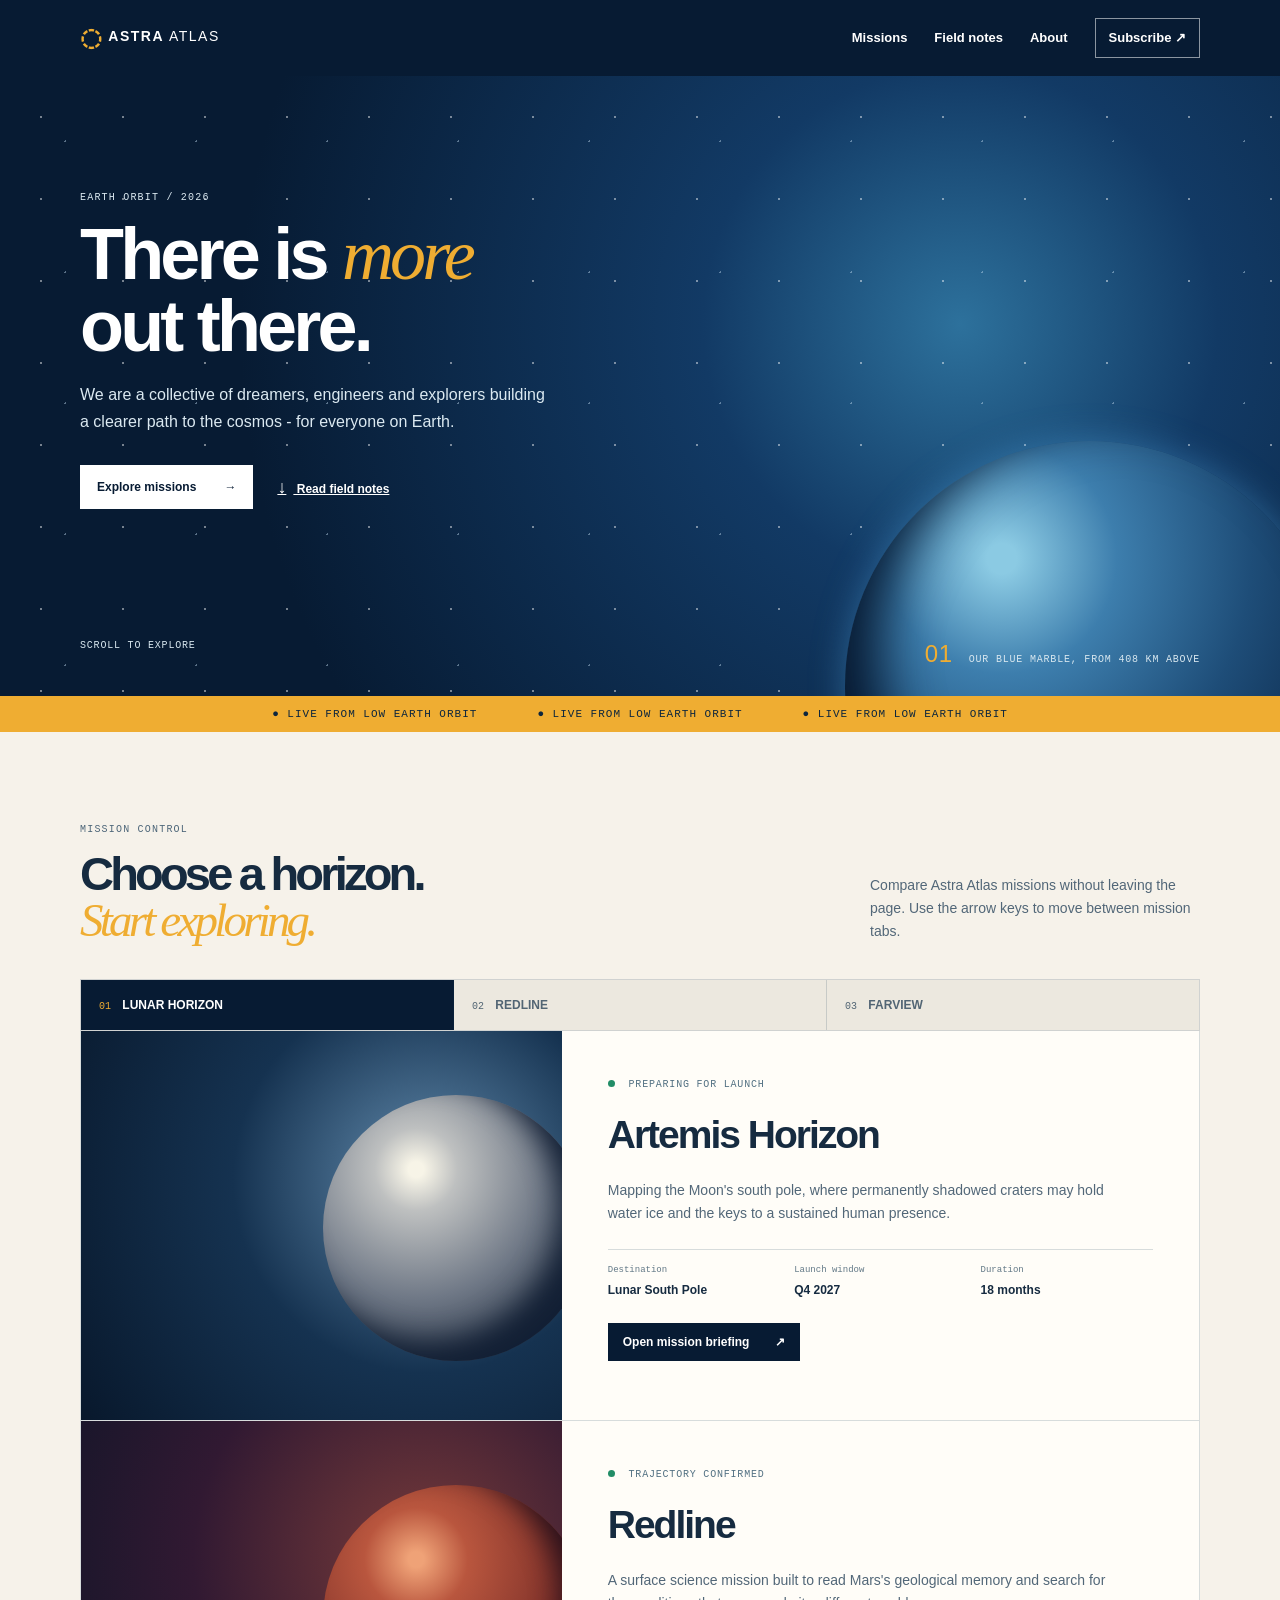
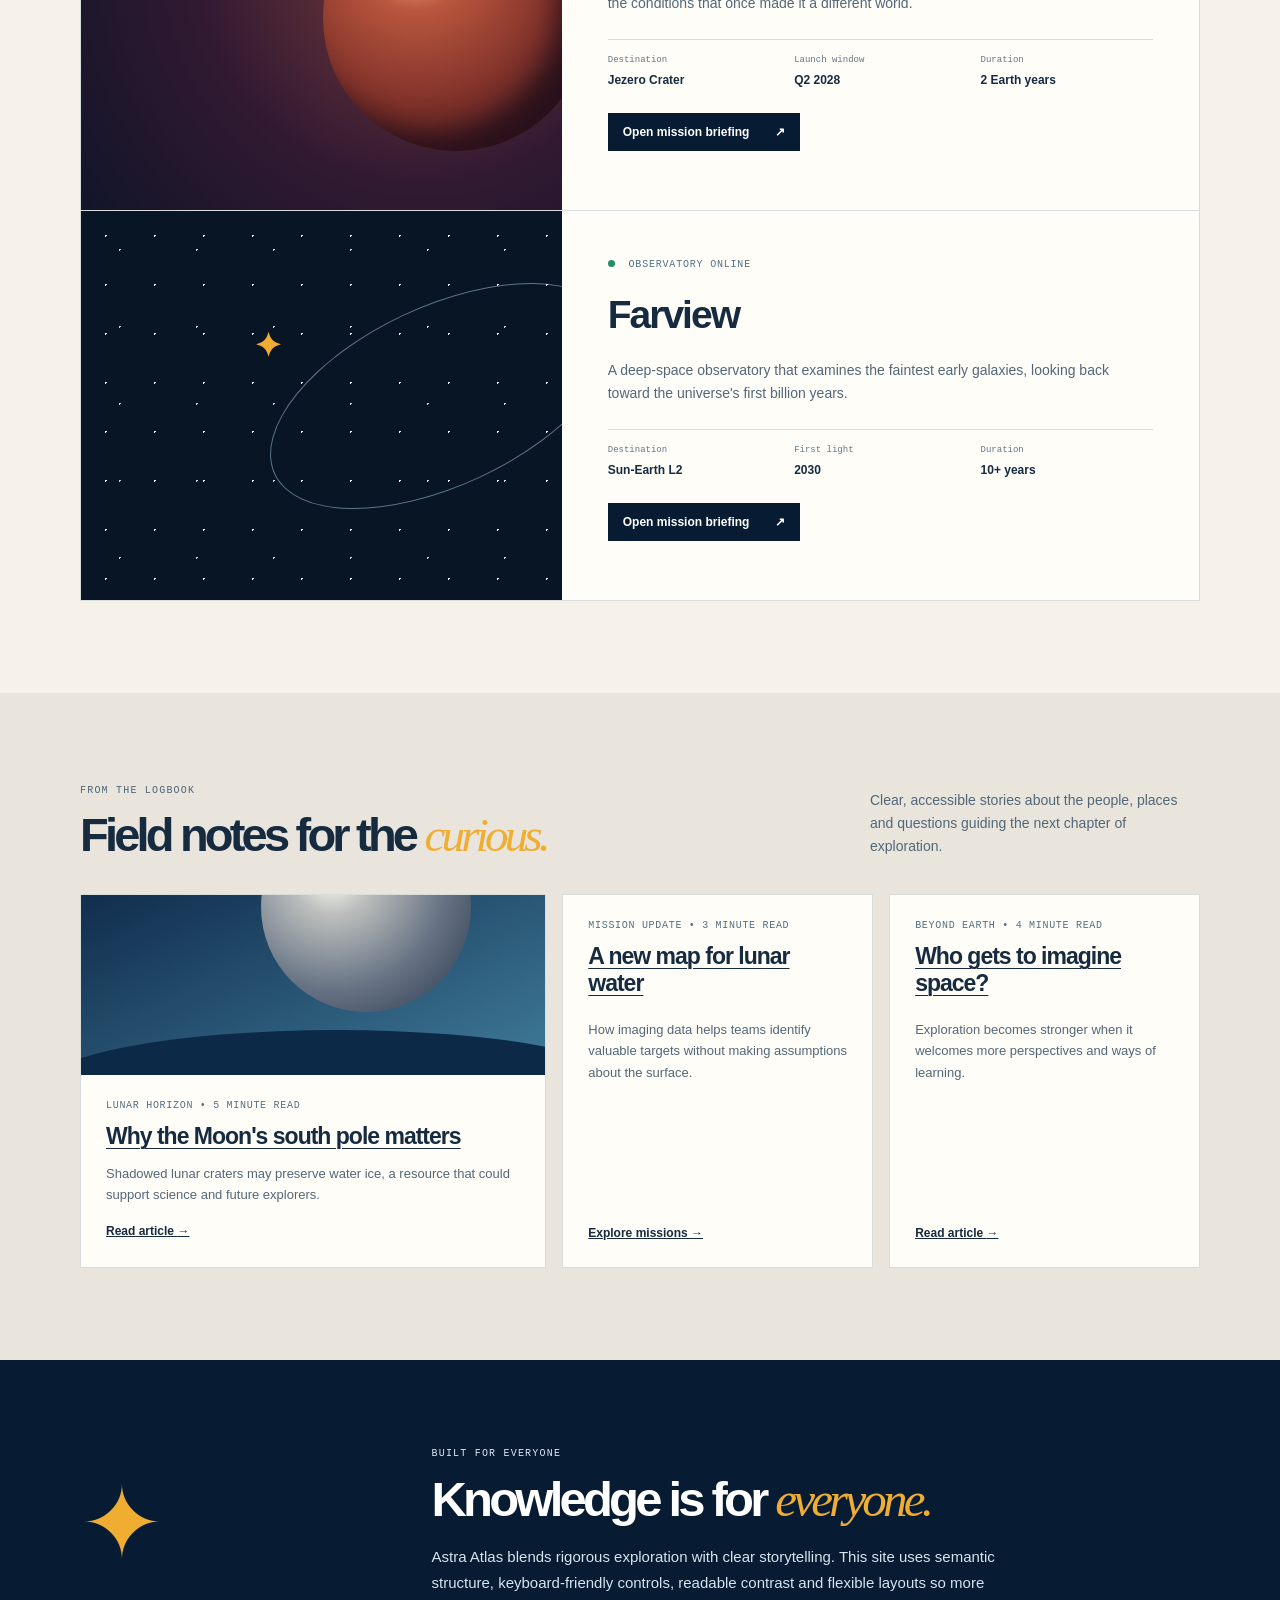
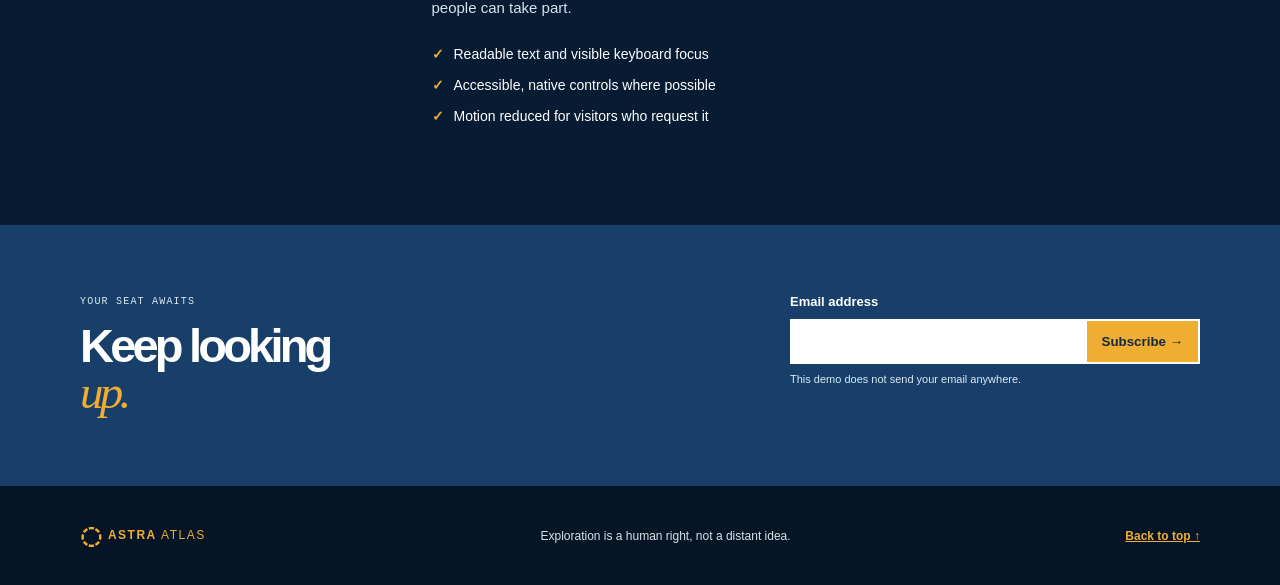
<file: Week-1--3/index.html>
<!DOCTYPE html>
<html lang="en">
<head><meta charset="UTF-8"><meta name="viewport" content="width=device-width, initial-scale=1.0"><meta name="description" content="Astra Atlas: accessible stories, missions and interactive space exploration."><title>Astra Atlas | Explore Beyond</title><link rel="stylesheet" href="styles.css"></head>
<body>
  <a class="skip-link" href="#main-content">Skip to main content</a>
  <header class="header"><nav class="shell nav" aria-label="Primary navigation"><a class="brand" href="#home" aria-label="Astra Atlas home"><span aria-hidden="true">◌</span> ASTRA <i>ATLAS</i></a><button class="menu-toggle" type="button" aria-expanded="false" aria-controls="nav-links"><span aria-hidden="true">☰</span> Menu</button><div class="nav-links" id="nav-links"><a href="#missions">Missions</a><a href="#notes">Field notes</a><a href="#about">About</a><a class="nav-cta" href="#subscribe">Subscribe <span aria-hidden="true">↗</span></a></div></nav></header>
  <main id="main-content" tabindex="-1">
    <section class="hero" id="home"><div class="stars" aria-hidden="true"></div><div class="earth" aria-hidden="true"></div><div class="shell hero-content"><p class="eyebrow">EARTH ORBIT / 2026</p><h1>There is <em>more</em><br>out there.</h1><p>We are a collective of dreamers, engineers and explorers building a clearer path to the cosmos - for everyone on Earth.</p><div class="actions"><a class="button light" href="#missions">Explore missions <span aria-hidden="true">→</span></a><a class="play-link" href="#notes"><span aria-hidden="true">↓</span> Read field notes</a></div></div><div class="shell hero-footer"><span>SCROLL TO EXPLORE</span><span><b>01</b> OUR BLUE MARBLE, FROM 408 KM ABOVE</span></div></section>
    <section class="ticker" aria-label="Live mission status"><span>● LIVE FROM LOW EARTH ORBIT</span><span>● LIVE FROM LOW EARTH ORBIT</span><span>● LIVE FROM LOW EARTH ORBIT</span></section>
    <section class="missions shell section" id="missions" aria-labelledby="missions-title"><div class="section-heading"><div><p class="eyebrow dark">MISSION CONTROL</p><h2 id="missions-title">Choose a horizon.<br><em>Start exploring.</em></h2></div><p>Compare Astra Atlas missions without leaving the page. Use the arrow keys to move between mission tabs.</p></div>
      <div class="tabs" role="tablist" aria-label="Astra Atlas missions"><button class="tab active" id="tab-lunar" role="tab" aria-selected="true" aria-controls="panel-lunar" tabindex="0" data-panel="panel-lunar"><span>01</span> LUNAR HORIZON</button><button class="tab" id="tab-mars" role="tab" aria-selected="false" aria-controls="panel-mars" tabindex="-1" data-panel="panel-mars"><span>02</span> REDLINE</button><button class="tab" id="tab-deep" role="tab" aria-selected="false" aria-controls="panel-deep" tabindex="-1" data-panel="panel-deep"><span>03</span> FARVIEW</button></div>
      <article class="mission-panel active" id="panel-lunar" role="tabpanel" aria-labelledby="tab-lunar" tabindex="0"><div class="mission-art moon-art" aria-hidden="true"><div class="moon"></div></div><div class="mission-copy"><p class="status"><span></span> PREPARING FOR LAUNCH</p><h3>Artemis Horizon</h3><p>Mapping the Moon's south pole, where permanently shadowed craters may hold water ice and the keys to a sustained human presence.</p><dl><div><dt>Destination</dt><dd>Lunar South Pole</dd></div><div><dt>Launch window</dt><dd>Q4 2027</dd></div><div><dt>Duration</dt><dd>18 months</dd></div></dl><button class="details-button" type="button" data-mission="lunar">Open mission briefing <span aria-hidden="true">↗</span></button></div></article>
      <article class="mission-panel" id="panel-mars" role="tabpanel" aria-labelledby="tab-mars" tabindex="0" hidden><div class="mission-art mars-art" aria-hidden="true"><div class="mars"></div></div><div class="mission-copy"><p class="status"><span></span> TRAJECTORY CONFIRMED</p><h3>Redline</h3><p>A surface science mission built to read Mars's geological memory and search for the conditions that once made it a different world.</p><dl><div><dt>Destination</dt><dd>Jezero Crater</dd></div><div><dt>Launch window</dt><dd>Q2 2028</dd></div><div><dt>Duration</dt><dd>2 Earth years</dd></div></dl><button class="details-button" type="button" data-mission="mars">Open mission briefing <span aria-hidden="true">↗</span></button></div></article>
      <article class="mission-panel" id="panel-deep" role="tabpanel" aria-labelledby="tab-deep" tabindex="0" hidden><div class="mission-art deep-art" aria-hidden="true"><div class="orbit-shape"></div><b>✦</b></div><div class="mission-copy"><p class="status"><span></span> OBSERVATORY ONLINE</p><h3>Farview</h3><p>A deep-space observatory that examines the faintest early galaxies, looking back toward the universe's first billion years.</p><dl><div><dt>Destination</dt><dd>Sun-Earth L2</dd></div><div><dt>First light</dt><dd>2030</dd></div><div><dt>Duration</dt><dd>10+ years</dd></div></dl><button class="details-button" type="button" data-mission="deep">Open mission briefing <span aria-hidden="true">↗</span></button></div></article>
      <p class="fallback-message" id="fallback-message" hidden role="status"></p>
    </section>
    <section class="notes section" id="notes" aria-labelledby="notes-title"><div class="shell"><div class="section-heading"><div><p class="eyebrow dark">FROM THE LOGBOOK</p><h2 id="notes-title">Field notes for the <em>curious.</em></h2></div><p>Clear, accessible stories about the people, places and questions guiding the next chapter of exploration.</p></div><div class="note-grid"><article class="note large-note"><div class="note-image" role="img" aria-label="Illustration of the Moon above a blue horizon"></div><div><p class="meta">LUNAR HORIZON • 5 MINUTE READ</p><h3><a href="#subscribe">Why the Moon's south pole matters</a></h3><p>Shadowed lunar craters may preserve water ice, a resource that could support science and future explorers.</p><a href="#subscribe">Read article <span aria-hidden="true">→</span></a></div></article><article class="note"><p class="meta">MISSION UPDATE • 3 MINUTE READ</p><h3><a href="#missions">A new map for lunar water</a></h3><p>How imaging data helps teams identify valuable targets without making assumptions about the surface.</p><a href="#missions">Explore missions <span aria-hidden="true">→</span></a></article><article class="note"><p class="meta">BEYOND EARTH • 4 MINUTE READ</p><h3><a href="#about">Who gets to imagine space?</a></h3><p>Exploration becomes stronger when it welcomes more perspectives and ways of learning.</p><a href="#about">Read article <span aria-hidden="true">→</span></a></article></div></div></section>
    <section class="about" id="about" aria-labelledby="about-title"><div class="shell about-layout"><div class="quote-mark" aria-hidden="true">✦</div><div><p class="eyebrow">BUILT FOR EVERYONE</p><h2 id="about-title">Knowledge is for <em>everyone.</em></h2><p>Astra Atlas blends rigorous exploration with clear storytelling. This site uses semantic structure, keyboard-friendly controls, readable contrast and flexible layouts so more people can take part.</p><ul><li>Readable text and visible keyboard focus</li><li>Accessible, native controls where possible</li><li>Motion reduced for visitors who request it</li></ul></div></div></section>
    <section class="subscribe" id="subscribe" aria-labelledby="subscribe-title"><div class="shell subscribe-layout"><div><p class="eyebrow">YOUR SEAT AWAITS</p><h2 id="subscribe-title">Keep looking<br><em>up.</em></h2></div><form id="subscribe-form" novalidate aria-describedby="form-help form-status"><label for="email">Email address</label><div class="input-row"><input id="email" name="email" type="email" autocomplete="email" required aria-required="true"><button type="submit">Subscribe <span aria-hidden="true">→</span></button></div><p id="form-help">This demo does not send your email anywhere.</p><p id="form-status" role="status" aria-live="polite"></p></form></div></section>
  </main>
  <dialog id="mission-modal" class="mission-modal" aria-labelledby="modal-title" aria-describedby="modal-copy"><button class="modal-close" type="button" aria-label="Close mission briefing">×</button><p class="eyebrow dark">MISSION BRIEFING</p><h2 id="modal-title"></h2><p id="modal-copy"></p><div class="modal-facts" id="modal-facts"></div><button class="button dark-button modal-return" type="button">Return to explorer <span aria-hidden="true">→</span></button></dialog>
  <footer><div class="shell footer-content"><a class="brand" href="#home"><span aria-hidden="true">◌</span> ASTRA <i>ATLAS</i></a><p>Exploration is a human right, not a distant idea.</p><a href="#home">Back to top <span aria-hidden="true">↑</span></a></div></footer><script src="script.js"></script>
</body>
</html>
</file>
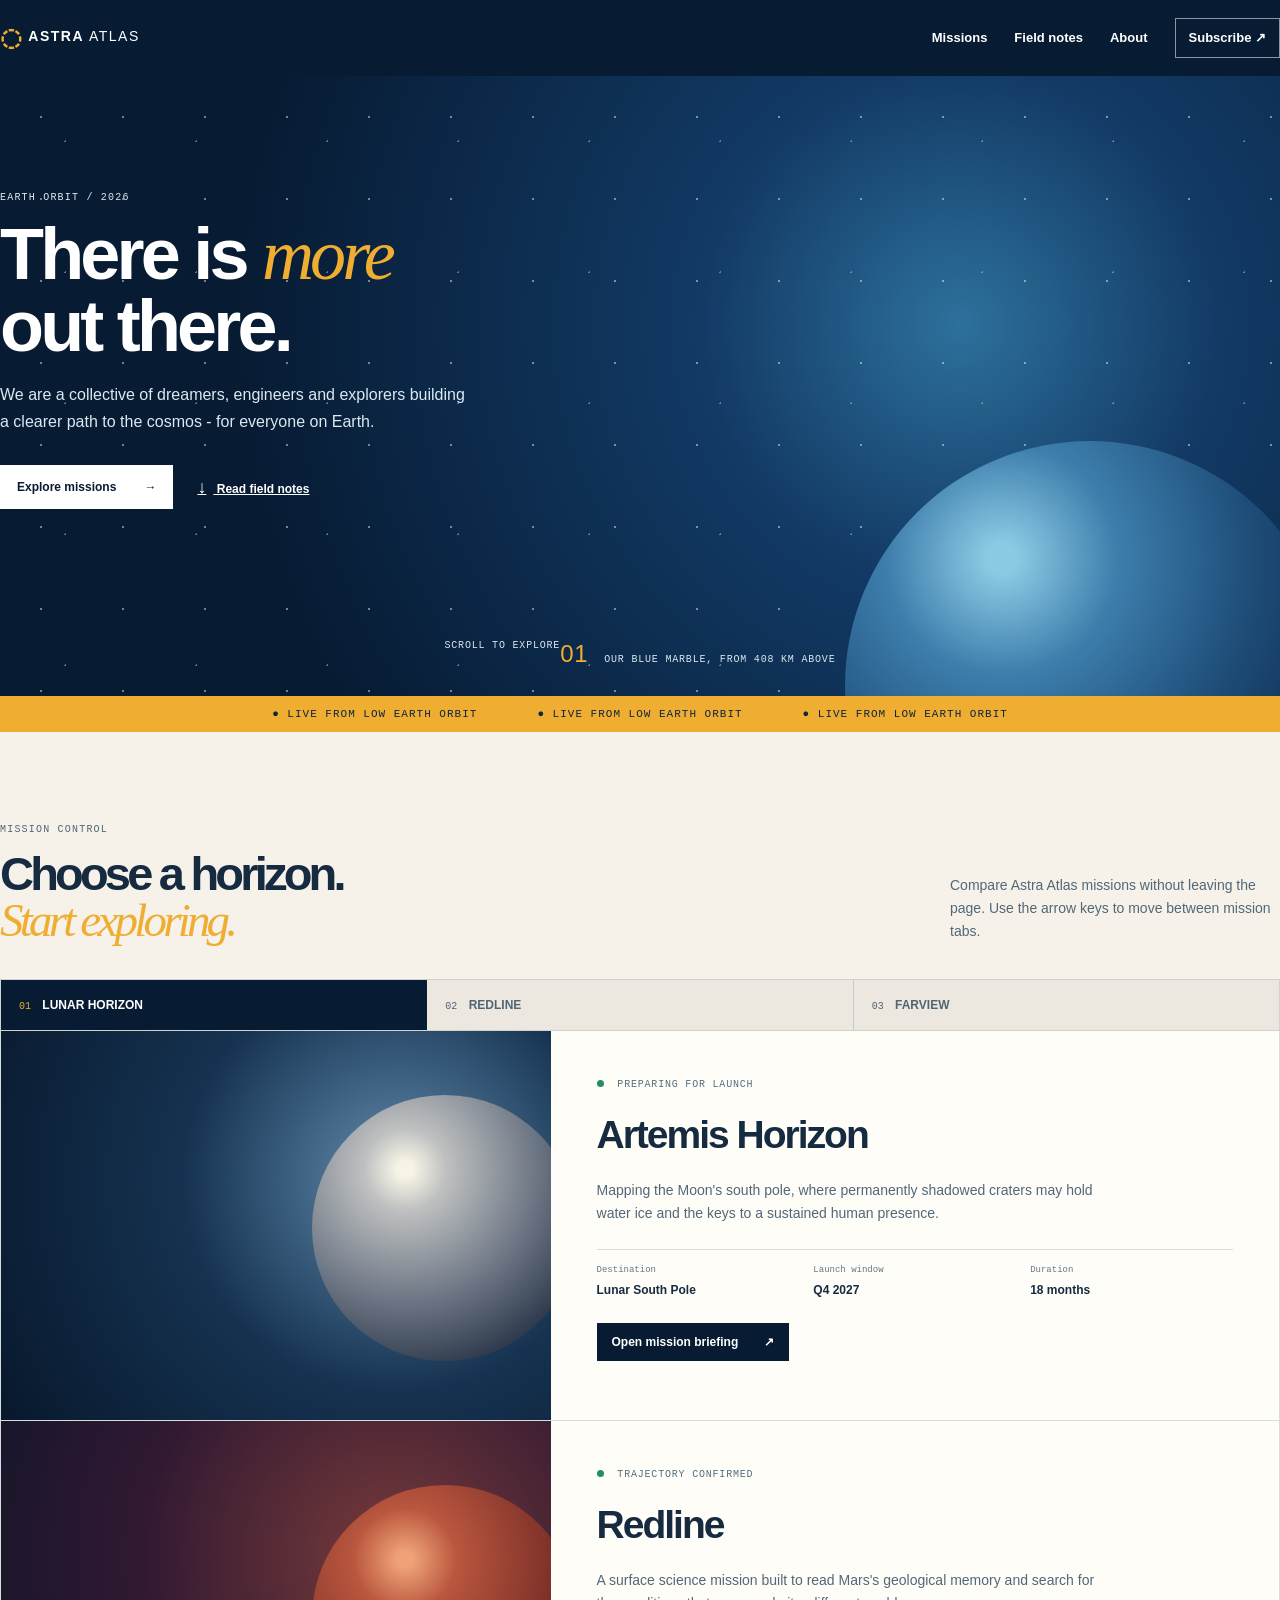
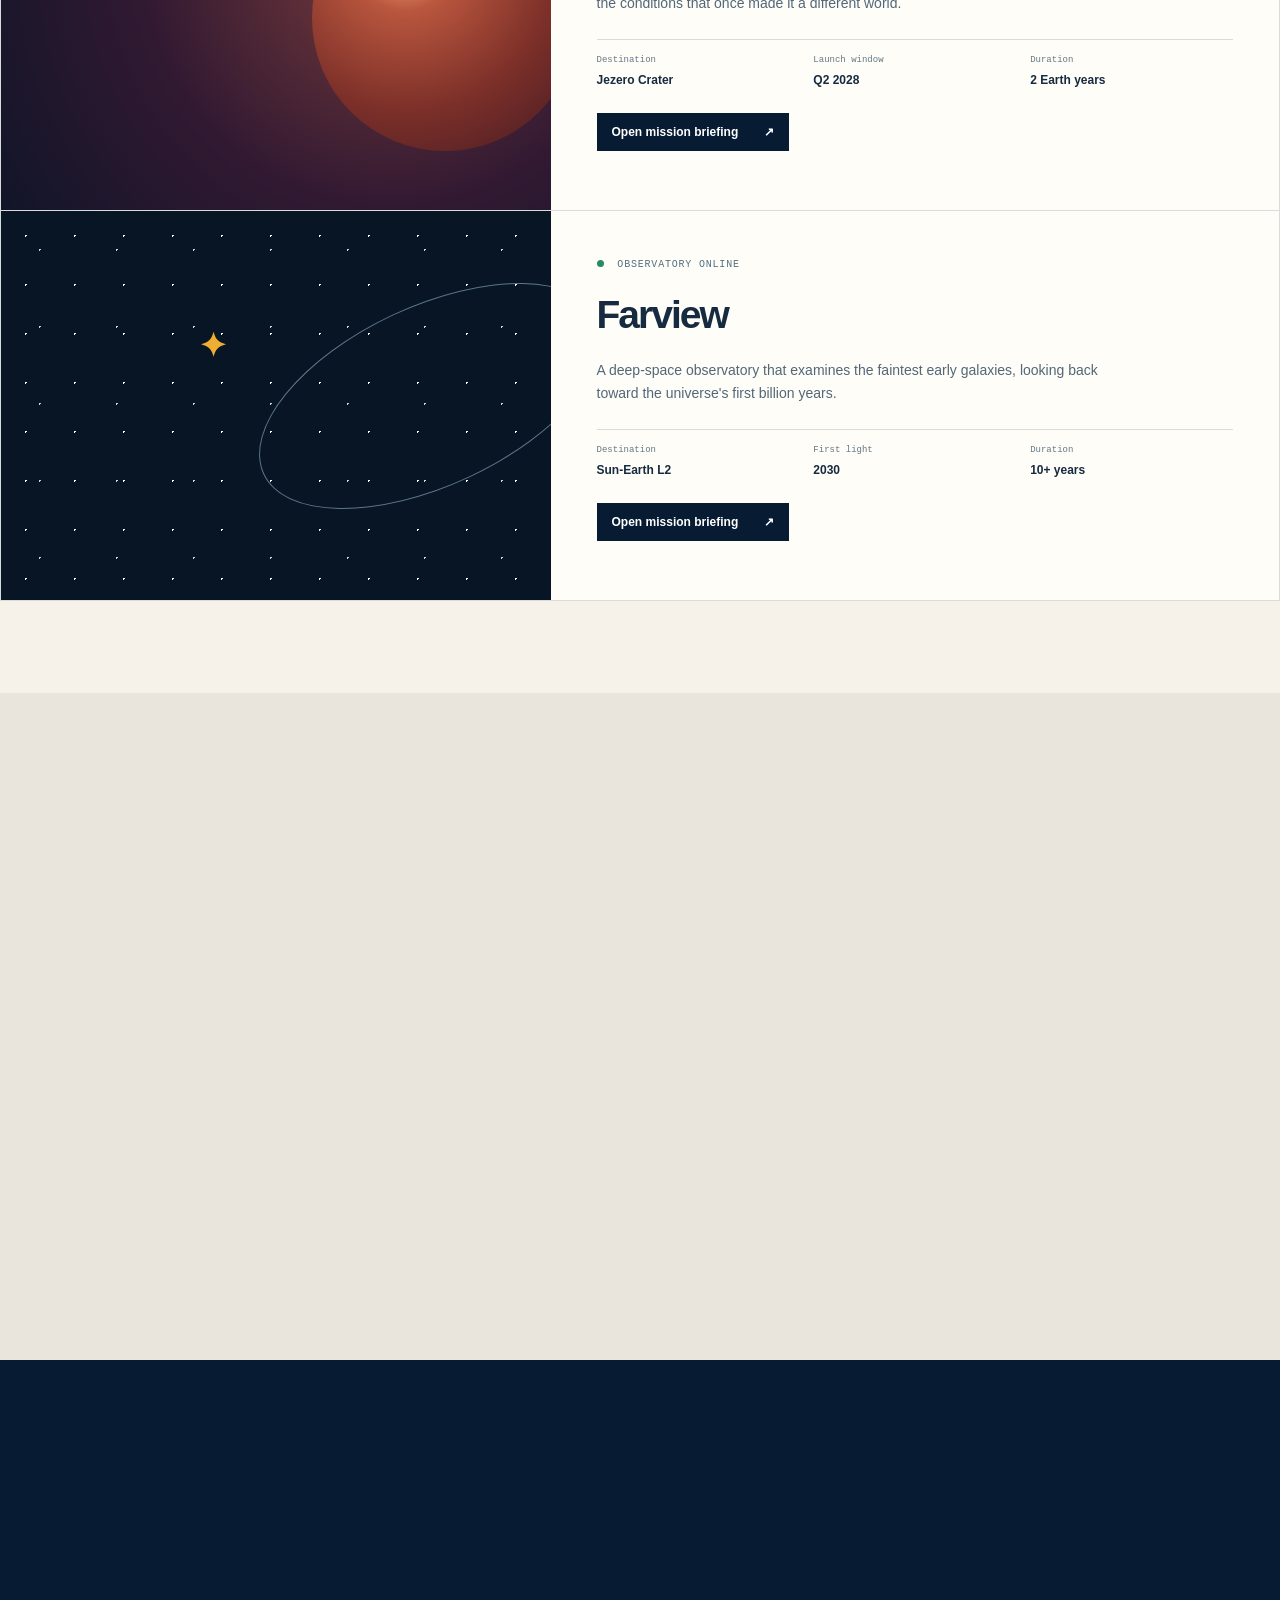
<file: Week-4-Performance-Optimization/index.html>
<!DOCTYPE html>
<html lang="en">
<head><meta charset="UTF-8"><meta name="viewport" content="width=device-width, initial-scale=1.0"><meta name="description" content="Astra Atlas: accessible stories, missions and interactive space exploration."><title>Astra Atlas | Explore Beyond</title><link rel="stylesheet" href="styles.min.css"></head>
<body>
  <a class="skip-link" href="#main-content">Skip to main content</a>
  <header class="header"><nav class="shell nav" aria-label="Primary navigation"><a class="brand" href="#home" aria-label="Astra Atlas home"><span aria-hidden="true">◌</span> ASTRA <i>ATLAS</i></a><button class="menu-toggle" type="button" aria-expanded="false" aria-controls="nav-links"><span aria-hidden="true">☰</span> Menu</button><div class="nav-links" id="nav-links"><a href="#missions">Missions</a><a href="#notes">Field notes</a><a href="#about">About</a><a class="nav-cta" href="#subscribe">Subscribe <span aria-hidden="true">↗</span></a></div></nav></header>
  <main id="main-content" tabindex="-1">
    <section class="hero" id="home"><div class="stars" aria-hidden="true"></div><div class="earth" aria-hidden="true"></div><div class="shell hero-content"><p class="eyebrow">EARTH ORBIT / 2026</p><h1>There is <em>more</em><br>out there.</h1><p>We are a collective of dreamers, engineers and explorers building a clearer path to the cosmos - for everyone on Earth.</p><div class="actions"><a class="button light" href="#missions">Explore missions <span aria-hidden="true">→</span></a><a class="play-link" href="#notes"><span aria-hidden="true">↓</span> Read field notes</a></div></div><div class="shell hero-footer"><span>SCROLL TO EXPLORE</span><span><b>01</b> OUR BLUE MARBLE, FROM 408 KM ABOVE</span></div></section>
    <section class="ticker" aria-label="Live mission status"><span>● LIVE FROM LOW EARTH ORBIT</span><span>● LIVE FROM LOW EARTH ORBIT</span><span>● LIVE FROM LOW EARTH ORBIT</span></section>
    <section class="missions shell section" id="missions" aria-labelledby="missions-title"><div class="section-heading"><div><p class="eyebrow dark">MISSION CONTROL</p><h2 id="missions-title">Choose a horizon.<br><em>Start exploring.</em></h2></div><p>Compare Astra Atlas missions without leaving the page. Use the arrow keys to move between mission tabs.</p></div>
      <div class="tabs" role="tablist" aria-label="Astra Atlas missions"><button class="tab active" id="tab-lunar" role="tab" aria-selected="true" aria-controls="panel-lunar" tabindex="0" data-panel="panel-lunar"><span>01</span> LUNAR HORIZON</button><button class="tab" id="tab-mars" role="tab" aria-selected="false" aria-controls="panel-mars" tabindex="-1" data-panel="panel-mars"><span>02</span> REDLINE</button><button class="tab" id="tab-deep" role="tab" aria-selected="false" aria-controls="panel-deep" tabindex="-1" data-panel="panel-deep"><span>03</span> FARVIEW</button></div>
      <article class="mission-panel active" id="panel-lunar" role="tabpanel" aria-labelledby="tab-lunar" tabindex="0"><div class="mission-art moon-art" aria-hidden="true"><div class="moon"></div></div><div class="mission-copy"><p class="status"><span></span> PREPARING FOR LAUNCH</p><h3>Artemis Horizon</h3><p>Mapping the Moon's south pole, where permanently shadowed craters may hold water ice and the keys to a sustained human presence.</p><dl><div><dt>Destination</dt><dd>Lunar South Pole</dd></div><div><dt>Launch window</dt><dd>Q4 2027</dd></div><div><dt>Duration</dt><dd>18 months</dd></div></dl><button class="details-button" type="button" data-mission="lunar">Open mission briefing <span aria-hidden="true">↗</span></button></div></article>
      <article class="mission-panel" id="panel-mars" role="tabpanel" aria-labelledby="tab-mars" tabindex="0" hidden><div class="mission-art mars-art" aria-hidden="true"><div class="mars"></div></div><div class="mission-copy"><p class="status"><span></span> TRAJECTORY CONFIRMED</p><h3>Redline</h3><p>A surface science mission built to read Mars's geological memory and search for the conditions that once made it a different world.</p><dl><div><dt>Destination</dt><dd>Jezero Crater</dd></div><div><dt>Launch window</dt><dd>Q2 2028</dd></div><div><dt>Duration</dt><dd>2 Earth years</dd></div></dl><button class="details-button" type="button" data-mission="mars">Open mission briefing <span aria-hidden="true">↗</span></button></div></article>
      <article class="mission-panel" id="panel-deep" role="tabpanel" aria-labelledby="tab-deep" tabindex="0" hidden><div class="mission-art deep-art" aria-hidden="true"><div class="orbit-shape"></div><b>✦</b></div><div class="mission-copy"><p class="status"><span></span> OBSERVATORY ONLINE</p><h3>Farview</h3><p>A deep-space observatory that examines the faintest early galaxies, looking back toward the universe's first billion years.</p><dl><div><dt>Destination</dt><dd>Sun-Earth L2</dd></div><div><dt>First light</dt><dd>2030</dd></div><div><dt>Duration</dt><dd>10+ years</dd></div></dl><button class="details-button" type="button" data-mission="deep">Open mission briefing <span aria-hidden="true">↗</span></button></div></article>
      <p class="fallback-message" id="fallback-message" hidden role="status"></p>
    </section>
    <section class="notes section" id="notes" aria-labelledby="notes-title"><div class="shell"><div class="section-heading"><div><p class="eyebrow dark">FROM THE LOGBOOK</p><h2 id="notes-title">Field notes for the <em>curious.</em></h2></div><p>Clear, accessible stories about the people, places and questions guiding the next chapter of exploration.</p></div><div class="note-grid"><article class="note large-note"><div class="note-image" role="img" aria-label="Illustration of the Moon above a blue horizon"></div><div><p class="meta">LUNAR HORIZON • 5 MINUTE READ</p><h3><a href="#subscribe">Why the Moon's south pole matters</a></h3><p>Shadowed lunar craters may preserve water ice, a resource that could support science and future explorers.</p><a href="#subscribe">Read article <span aria-hidden="true">→</span></a></div></article><article class="note"><p class="meta">MISSION UPDATE • 3 MINUTE READ</p><h3><a href="#missions">A new map for lunar water</a></h3><p>How imaging data helps teams identify valuable targets without making assumptions about the surface.</p><a href="#missions">Explore missions <span aria-hidden="true">→</span></a></article><article class="note"><p class="meta">BEYOND EARTH • 4 MINUTE READ</p><h3><a href="#about">Who gets to imagine space?</a></h3><p>Exploration becomes stronger when it welcomes more perspectives and ways of learning.</p><a href="#about">Read article <span aria-hidden="true">→</span></a></article></div></div></section>
    <section class="about" id="about" aria-labelledby="about-title"><div class="shell about-layout"><div class="quote-mark" aria-hidden="true">✦</div><div><p class="eyebrow">BUILT FOR EVERYONE</p><h2 id="about-title">Knowledge is for <em>everyone.</em></h2><p>Astra Atlas blends rigorous exploration with clear storytelling. This site uses semantic structure, keyboard-friendly controls, readable contrast and flexible layouts so more people can take part.</p><ul><li>Readable text and visible keyboard focus</li><li>Accessible, native controls where possible</li><li>Motion reduced for visitors who request it</li></ul></div></div></section>
    <section class="subscribe" id="subscribe" aria-labelledby="subscribe-title"><div class="shell subscribe-layout"><div><p class="eyebrow">YOUR SEAT AWAITS</p><h2 id="subscribe-title">Keep looking<br><em>up.</em></h2></div><form id="subscribe-form" novalidate aria-describedby="form-help form-status"><label for="email">Email address</label><div class="input-row"><input id="email" name="email" type="email" autocomplete="email" required aria-required="true"><button type="submit">Subscribe <span aria-hidden="true">→</span></button></div><p id="form-help">This demo does not send your email anywhere.</p><p id="form-status" role="status" aria-live="polite"></p></form></div></section>
  </main>
  <dialog id="mission-modal" class="mission-modal" aria-labelledby="modal-title" aria-describedby="modal-copy"><button class="modal-close" type="button" aria-label="Close mission briefing">×</button><p class="eyebrow dark">MISSION BRIEFING</p><h2 id="modal-title"></h2><p id="modal-copy"></p><div class="modal-facts" id="modal-facts"></div><button class="button dark-button modal-return" type="button">Return to explorer <span aria-hidden="true">→</span></button></dialog>
  <footer><div class="shell footer-content"><a class="brand" href="#home"><span aria-hidden="true">◌</span> ASTRA <i>ATLAS</i></a><p>Exploration is a human right, not a distant idea.</p><a href="#home">Back to top <span aria-hidden="true">↑</span></a></div></footer><script src="script.min.js" defer></script>
</body>
</html>
</file>
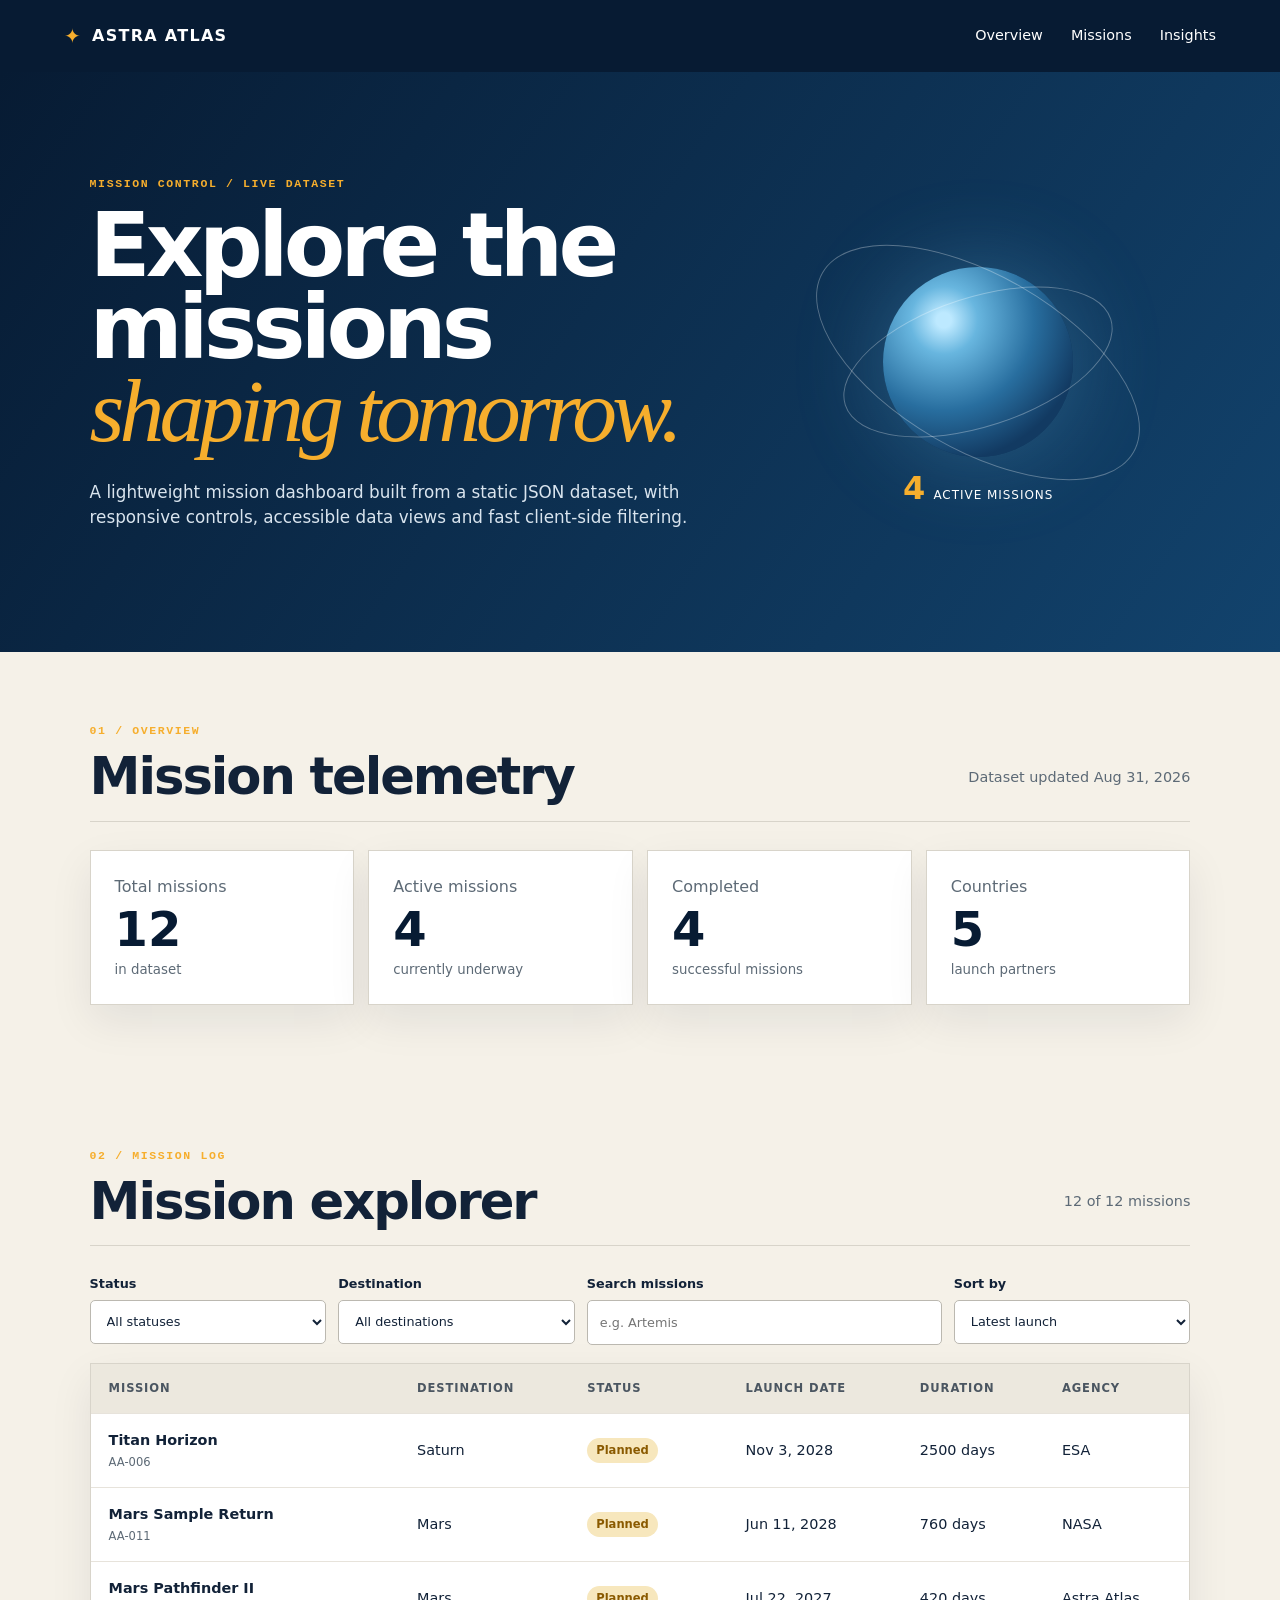
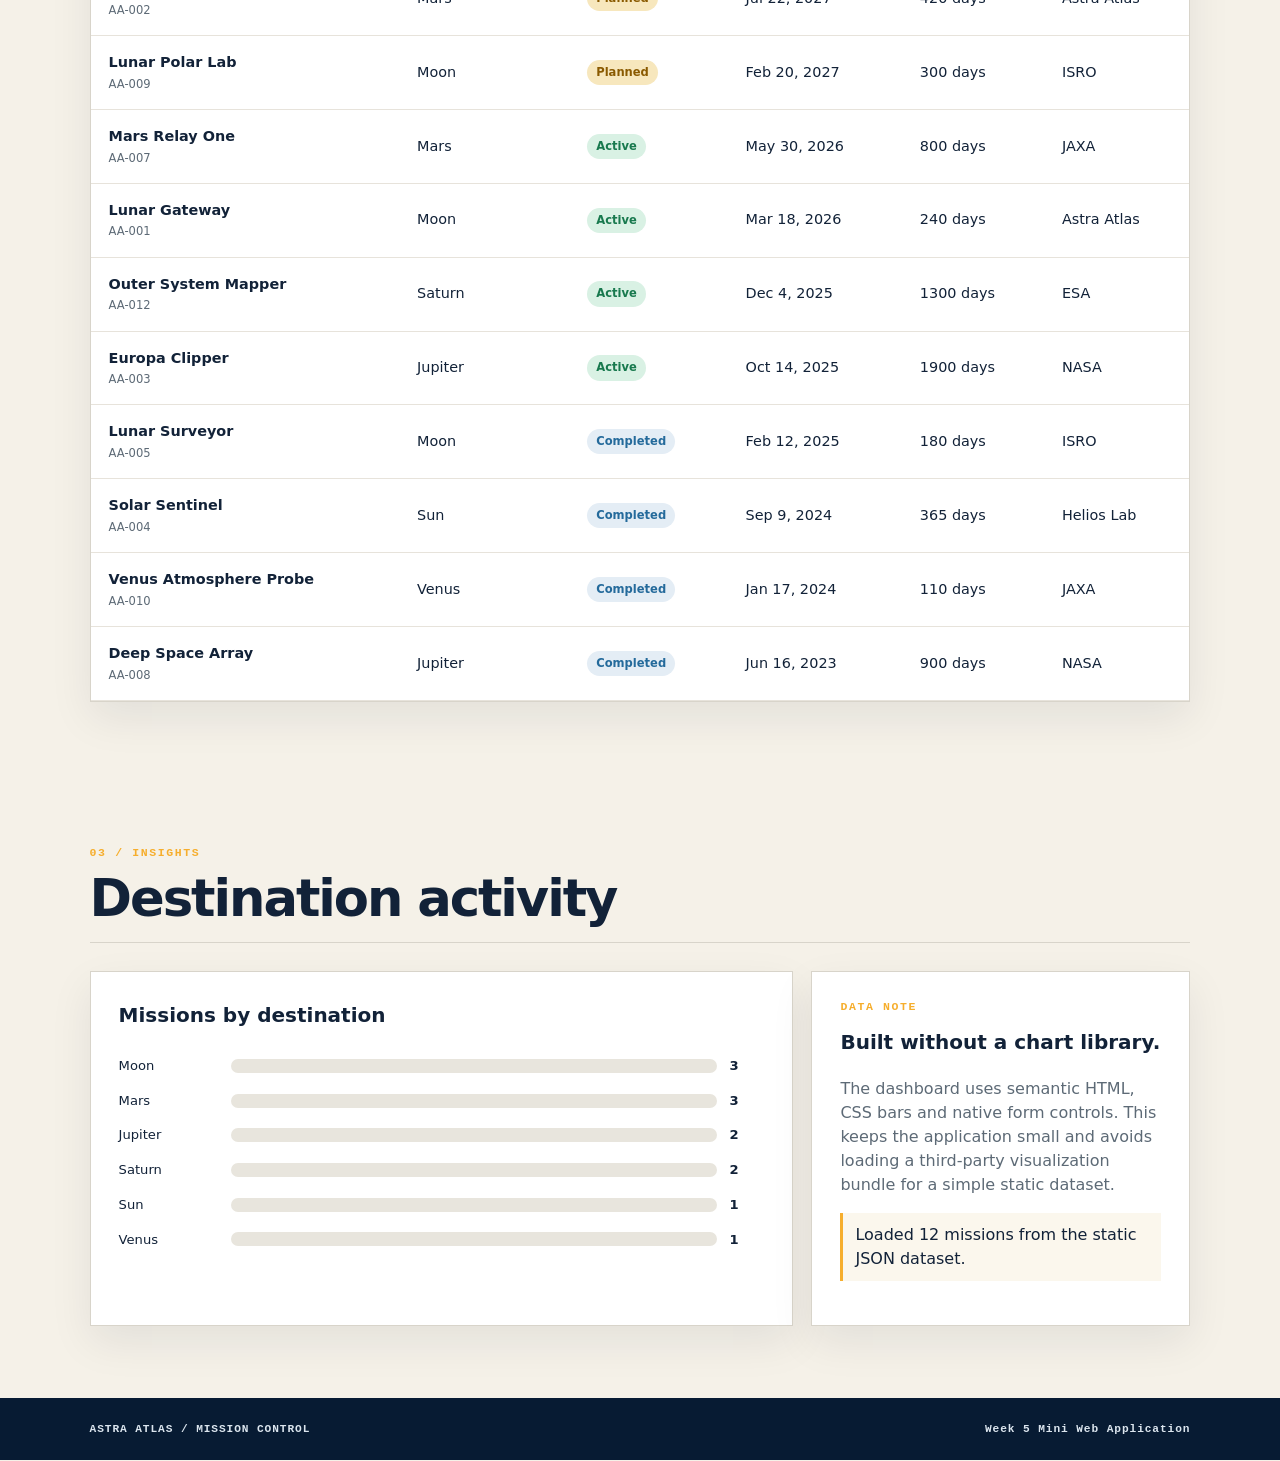
<file: Week-5-Mini-Web-Application/index.html>
<!doctype html>
<html lang="en">
<head>
  <meta charset="utf-8">
  <meta name="viewport" content="width=device-width, initial-scale=1">
  <meta name="description" content="Astra Atlas Mission Control dashboard with mission statistics, filters, sorting and accessible data panels.">
  <title>Astra Atlas | Mission Control Dashboard</title>
  <link rel="stylesheet" href="styles.css">
</head>
<body>
  <a class="skip-link" href="#main">Skip to dashboard</a>

  <header class="site-header">
    <a class="brand" href="#main" aria-label="Astra Atlas Mission Control home">
      <span class="brand-mark" aria-hidden="true">✦</span>
      <span>ASTRA ATLAS</span>
    </a>
    <button class="menu-toggle" type="button" aria-expanded="false" aria-controls="site-nav">
      <span class="menu-icon" aria-hidden="true">☰</span>
      <span class="sr-only">Open menu</span>
    </button>
    <nav id="site-nav" class="site-nav" aria-label="Primary navigation">
      <a href="#overview">Overview</a>
      <a href="#missions">Missions</a>
      <a href="#insights">Insights</a>
    </nav>
  </header>

  <main id="main" tabindex="-1">
    <section class="hero" aria-labelledby="page-title">
      <div>
        <p class="eyebrow">MISSION CONTROL / LIVE DATASET</p>
        <h1 id="page-title">Explore the missions<br><em>shaping tomorrow.</em></h1>
        <p class="hero-copy">A lightweight mission dashboard built from a static JSON dataset, with responsive controls, accessible data views and fast client-side filtering.</p>
      </div>
      <div class="orbit-card" aria-label="Mission status summary">
        <span class="orbit orbit-one" aria-hidden="true"></span>
        <span class="orbit orbit-two" aria-hidden="true"></span>
        <span class="planet" aria-hidden="true"></span>
        <div class="orbit-label"><strong id="active-orbit-count">—</strong><span>active missions</span></div>
      </div>
    </section>

    <section id="overview" class="dashboard-section" aria-labelledby="overview-title">
      <div class="section-heading">
        <div>
          <p class="eyebrow">01 / OVERVIEW</p>
          <h2 id="overview-title">Mission telemetry</h2>
        </div>
        <p id="last-updated" class="muted">Loading dataset…</p>
      </div>

      <div class="stats-grid" aria-live="polite">
        <article class="stat-card"><span>Total missions</span><strong id="total-missions">—</strong><small>in dataset</small></article>
        <article class="stat-card"><span>Active missions</span><strong id="active-missions">—</strong><small>currently underway</small></article>
        <article class="stat-card"><span>Completed</span><strong id="completed-missions">—</strong><small>successful missions</small></article>
        <article class="stat-card"><span>Countries</span><strong id="country-count">—</strong><small>launch partners</small></article>
      </div>
    </section>

    <section id="missions" class="dashboard-section" aria-labelledby="missions-title">
      <div class="section-heading">
        <div>
          <p class="eyebrow">02 / MISSION LOG</p>
          <h2 id="missions-title">Mission explorer</h2>
        </div>
        <p id="result-count" class="muted" aria-live="polite">Loading…</p>
      </div>

      <div class="controls" role="group" aria-label="Mission filters and sorting">
        <label>
          <span>Status</span>
          <select id="status-filter">
            <option value="all">All statuses</option>
            <option value="Active">Active</option>
            <option value="Completed">Completed</option>
            <option value="Planned">Planned</option>
          </select>
        </label>
        <label>
          <span>Destination</span>
          <select id="destination-filter">
            <option value="all">All destinations</option>
          </select>
        </label>
        <label class="search-field">
          <span>Search missions</span>
          <input id="search-input" type="search" placeholder="e.g. Artemis" autocomplete="off">
        </label>
        <label>
          <span>Sort by</span>
          <select id="sort-select">
            <option value="date-desc">Latest launch</option>
            <option value="date-asc">Oldest launch</option>
            <option value="name-asc">Mission name A–Z</option>
            <option value="duration-desc">Longest duration</option>
          </select>
        </label>
      </div>

      <div class="table-wrap">
        <table>
          <caption class="sr-only">Space mission dataset</caption>
          <thead>
            <tr>
              <th scope="col">Mission</th>
              <th scope="col">Destination</th>
              <th scope="col">Status</th>
              <th scope="col">Launch date</th>
              <th scope="col">Duration</th>
              <th scope="col">Agency</th>
            </tr>
          </thead>
          <tbody id="mission-table-body">
            <tr><td colspan="6" class="table-message">Loading mission data…</td></tr>
          </tbody>
        </table>
      </div>
    </section>

    <section id="insights" class="dashboard-section" aria-labelledby="insights-title">
      <div class="section-heading">
        <div>
          <p class="eyebrow">03 / INSIGHTS</p>
          <h2 id="insights-title">Destination activity</h2>
        </div>
      </div>
      <div class="insights-grid">
        <article class="chart-card">
          <h3>Missions by destination</h3>
          <div id="destination-chart" class="bar-chart" role="img" aria-label="Bar chart showing mission counts by destination"></div>
        </article>
        <article class="info-card">
          <p class="eyebrow">DATA NOTE</p>
          <h3>Built without a chart library.</h3>
          <p>The dashboard uses semantic HTML, CSS bars and native form controls. This keeps the application small and avoids loading a third-party visualization bundle for a simple static dataset.</p>
          <p id="data-status" class="status-message" role="status" aria-live="polite">Preparing data…</p>
        </article>
      </div>
    </section>
  </main>

  <footer class="site-footer">
    <span>ASTRA ATLAS / MISSION CONTROL</span>
    <span>Week 5 Mini Web Application</span>
  </footer>

  <script src="script.js" defer></script>
</body>
</html>
</file>
<file: Week-1--3/styles.css>
:root{--navy:#071b33;--blue:#173f69;--paper:#f6f2ea;--white:#fffdf8;--ink:#162b40;--muted:#526778;--gold:#efad32;--coral:#bf5841;--line:#1839572c;--focus:#003f6b}*{box-sizing:border-box}html{scroll-behavior:smooth}body{margin:0;background:var(--paper);color:var(--ink);font-family:Arial,Helvetica,sans-serif;line-height:1.5}.shell{width:min(1120px,calc(100% - 48px));margin:auto}a{color:inherit}.skip-link{position:fixed;z-index:10;top:-70px;left:12px;background:var(--gold);color:#111;padding:10px 14px;font-weight:700}.skip-link:focus{top:12px}.header{background:var(--navy);color:#fff}.nav{height:76px;display:flex;align-items:center;justify-content:space-between}.brand{text-decoration:none;font-weight:800;letter-spacing:1.5px;font-size:14px;white-space:nowrap}.brand>span{font-size:25px;color:var(--gold);vertical-align:middle}.brand i{font-style:normal;font-weight:400}.nav-links{display:flex;align-items:center;gap:27px}.nav-links a{font-size:13px;text-decoration:none;font-weight:700}.nav-cta{border:1px solid #fff8;padding:9px 13px}.menu-toggle{display:none;border:1px solid #fff;color:#fff;background:transparent;padding:8px 10px;font-weight:700}.hero{min-height:620px;padding:116px 0 40px;position:relative;overflow:hidden;color:#fff;background:radial-gradient(circle at 75% 40%,#2d719c,#123a65 25%,#071b33 70%)}.stars{position:absolute;inset:0;background-image:radial-gradient(#fff 1px,transparent 1px),radial-gradient(#bdd7eb 1px,transparent 1px);background-size:82px 82px,131px 131px;opacity:.45}.earth{position:absolute;width:490px;height:490px;right:-55px;bottom:-235px;border-radius:50%;background:radial-gradient(circle at 32% 24%,#8bcae3 0 3%,#3d7ead 23%,#1e4d78 50%,#0b2749 78%);box-shadow:inset 32px -30px 55px #06172e,0 0 35px #56aee961}.hero-content{position:relative;z-index:1}.eyebrow{font:10px "Courier New",monospace;letter-spacing:1.2px;margin:0 0 16px;color:#dbe9f1}.eyebrow.dark{color:#4d6679}.hero h1,h2{font-size:clamp(42px,6vw,72px);letter-spacing:-3.8px;line-height:.98;margin:0 0 20px}.hero em,h2 em{font-family:Georgia,serif;color:var(--gold);font-weight:400}.hero-content>p:not(.eyebrow){max-width:470px;color:#dbe9f1;font-size:16px;line-height:1.7}.actions{display:flex;gap:24px;align-items:center;margin-top:30px}.button{display:inline-flex;align-items:center;gap:28px;padding:13px 17px;border:0;text-decoration:none;font-weight:800;font-size:12px;cursor:pointer}.light{background:#fff;color:var(--navy)}.play-link{font-size:12px;font-weight:700}.play-link span{font-size:18px;margin-right:7px}.hero-footer{position:absolute;z-index:1;bottom:28px;left:50%;transform:translateX(-50%);display:flex;justify-content:space-between;color:#d8e7ef;font:10px "Courier New";letter-spacing:.8px}.hero-footer b{color:var(--gold);font:24px Arial;margin-right:9px}.ticker{background:var(--gold);color:#0d263d;font:11px "Courier New";letter-spacing:1px;white-space:nowrap;overflow:hidden;padding:12px 0;text-align:center}.ticker span{margin:0 30px}.section{padding:92px 0}.section-heading{display:flex;justify-content:space-between;align-items:end;margin-bottom:36px}.section-heading h2{font-size:47px;margin:0}.section-heading>p{color:var(--muted);font-size:14px;line-height:1.65;max-width:330px;margin:0}.tabs{display:flex;border:1px solid var(--line);overflow-x:auto}.tab{min-width:220px;flex:1;border:0;border-right:1px solid var(--line);padding:18px;background:#ece8df;color:#526574;text-align:left;font-size:12px;font-weight:800;cursor:pointer}.tab:last-child{border:0}.tab span{font:10px "Courier New";margin-right:8px}.tab.active{background:var(--navy);color:#fff}.tab.active span{color:var(--gold)}.mission-panel{display:grid;grid-template-columns:43% 57%;min-height:390px;background:var(--white);border:1px solid var(--line);border-top:0;animation:show .3s ease both}@keyframes show{from{opacity:0;transform:translateY(7px)}to{opacity:1;transform:none}}.mission-art{position:relative;overflow:hidden}.moon-art{background:radial-gradient(circle at 72% 38%,#638cae,#153250 46%,#08182c)}.moon,.mars{width:266px;height:266px;position:absolute;right:-27px;top:64px;border-radius:50%}.moon{background:radial-gradient(circle at 35% 28%,#f7f4e7 0 3%,#bec0c0 16%,#6f7886 50%,#2c384a 80%);box-shadow:inset -28px -19px 28px #132035}.mars-art{background:radial-gradient(circle at 71% 35%,#783b3a,#311932 54%,#111528)}.mars{background:radial-gradient(circle at 35% 28%,#efa277 0 3%,#b9563e 20%,#7d3029 58%,#421924 100%);box-shadow:inset -28px -19px 28px #29111b}.deep-art{background:#071525;background-image:radial-gradient(#fff 1px,transparent 1px),radial-gradient(#bcdbec 1px,transparent 1px);background-size:49px 49px,77px 77px}.orbit-shape{width:370px;height:180px;border:1px solid #b8dcf27c;border-radius:50%;position:absolute;top:95px;right:-65px;transform:rotate(-25deg)}.deep-art b{position:absolute;top:110px;left:36%;color:var(--gold);font-size:33px}.mission-copy{padding:38px 46px}.status{font:10px "Courier New";letter-spacing:.8px;color:#527082}.status span{width:7px;height:7px;background:#228d67;border-radius:50%;display:inline-block;margin-right:7px}.mission-copy h3{font-size:39px;letter-spacing:-2px;margin:16px 0 10px}.mission-copy>p:not(.status){font-size:14px;line-height:1.65;color:var(--muted);max-width:510px}.mission-copy dl{display:grid;grid-template-columns:repeat(3,1fr);gap:14px;margin:24px 0;border-top:1px solid var(--line);padding-top:15px}.mission-copy dt{font:9px "Courier New";color:#627886;margin-bottom:6px}.mission-copy dd{font-size:12px;font-weight:700;margin:0}.details-button{padding:12px 15px;background:var(--navy);border:0;color:#fff;font-size:12px;font-weight:800;cursor:pointer}.details-button span{margin-left:22px}.fallback-message{padding:12px;background:#fff1cf;font-size:13px}.notes{background:#e9e5dc}.note-grid{display:grid;grid-template-columns:1.5fr 1fr 1fr;gap:16px}.note{background:var(--white);padding:25px;display:flex;flex-direction:column;border:1px solid var(--line)}.large-note{padding:0}.note-image{height:180px;background:linear-gradient(155deg,#112d4d,#3f7b99);position:relative;overflow:hidden}.note-image:before{content:"";position:absolute;right:16%;top:-93px;width:210px;height:210px;border-radius:50%;background:radial-gradient(circle at 34% 35%,#fffdf2,#bcbfbd 20%,#687485 58%,#26354b)}.note-image:after{content:"";position:absolute;left:-10%;bottom:-75px;width:130%;height:120px;border-radius:50%;background:#0c2948}.large-note>div:last-child{padding:25px}.meta{font:10px "Courier New";letter-spacing:.7px;color:#527082;margin:0 0 12px}.note h3{font-size:23px;line-height:1.15;letter-spacing:-1px;margin:0 0 10px}.note h3 a{text-decoration-thickness:1px;text-underline-offset:4px}.note>p:not(.meta),.note div>p:not(.meta){font-size:13px;line-height:1.65;color:var(--muted)}.note>a,.note div>a{margin-top:auto;font-size:12px;font-weight:800}.about{background:var(--navy);color:#fff;padding:88px 0}.about-layout{display:grid;grid-template-columns:.55fr 1.45fr;gap:60px}.quote-mark{color:var(--gold);font-size:100px}.about h2{font-size:49px}.about p:not(.eyebrow){max-width:570px;color:#d5e4ed;line-height:1.7;font-size:15px}.about ul{list-style:none;padding:0;margin:23px 0 0}.about li{margin:10px 0;font-size:14px}.about li:before{content:'✓';color:var(--gold);margin-right:10px;font-weight:bold}.subscribe{background:var(--blue);color:#fff;padding:67px 0}.subscribe-layout{display:flex;justify-content:space-between;align-items:center;gap:50px}.subscribe h2{font-size:47px;margin:0}.subscribe form{width:min(100%,410px)}.subscribe label{display:block;font-size:13px;font-weight:700;margin-bottom:8px}.input-row{display:flex;background:#fff;border:2px solid #fff}.input-row input{min-width:0;flex:1;border:0;padding:12px;color:var(--ink);font-size:15px}.input-row button{border:0;background:var(--gold);color:#152b41;font-weight:800;padding:0 15px;cursor:pointer}.subscribe form p{font-size:11px;color:#dceaf3;margin:7px 0}.subscribe #form-status{min-height:17px;color:#fff;font-weight:700}.mission-modal{border:0;width:min(560px,calc(100% - 32px));padding:38px;background:var(--white);color:var(--ink);box-shadow:0 18px 60px #0008}.mission-modal::backdrop{background:#050d1cab}.mission-modal h2{font-size:38px;letter-spacing:-2px;margin:0 0 12px}.mission-modal>p:not(.eyebrow){color:var(--muted);line-height:1.65}.modal-close{position:absolute;right:14px;top:10px;background:transparent;border:0;font-size:30px;cursor:pointer}.modal-facts{display:grid;grid-template-columns:repeat(3,1fr);gap:9px;margin:25px 0}.modal-facts div{background:#e8eff1;padding:12px}.modal-facts b{display:block;font:9px "Courier New";color:#5d7585;margin-bottom:6px}.modal-facts span{font-size:12px;font-weight:700}.dark-button{background:var(--navy);color:#fff}.dark-button span{margin-left:20px}footer{background:#061526;color:#d7e4ec;padding:31px 0}.footer-content{display:flex;justify-content:space-between;align-items:center;gap:20px}.footer-content p,.footer-content>a{font-size:12px;margin:0}.footer-content>a{color:var(--gold);font-weight:800}a:focus-visible,button:focus-visible,summary:focus-visible,input:focus-visible{outline:3px solid var(--focus);outline-offset:4px}.header a:focus-visible,.header button:focus-visible,.hero a:focus-visible,.about a:focus-visible,.subscribe button:focus-visible{outline-color:#f5bf28}main:focus{outline:none}@media(max-width:760px){.shell{width:min(100% - 36px,600px)}.nav{height:68px}.menu-toggle{display:block}.nav-links{display:none;position:absolute;z-index:4;top:65px;left:18px;right:18px;background:#fff;color:var(--ink);box-shadow:0 15px 30px #02102259;padding:14px;flex-direction:column;align-items:stretch;gap:0}.nav-links.open{display:flex}.nav-links a{padding:11px}.nav-cta{text-align:center;border-color:var(--ink)}.hero{min-height:560px;padding-top:84px}.hero h1{letter-spacing:-2.5px}.earth{width:370px;height:370px;right:-155px}.hero-footer{font-size:8px;gap:20px}.section{padding:68px 0}.section-heading,.subscribe-layout{display:block}.section-heading>p{margin-top:15px}.mission-panel{grid-template-columns:1fr}.mission-art{height:230px}.moon,.mars{top:25px}.mission-copy{padding:29px 24px}.mission-copy h3{font-size:33px}.mission-copy dl{grid-template-columns:1fr 1fr}.mission-copy dl div:last-child{grid-column:span 2}.note-grid{grid-template-columns:1fr}.about-layout{grid-template-columns:1fr;gap:20px}.quote-mark{font-size:62px}.about h2,.subscribe h2{font-size:39px}.subscribe form{margin-top:28px}.footer-content{align-items:flex-start;flex-direction:column}.modal-facts{grid-template-columns:1fr}.mission-modal{padding:32px 24px}}@media(prefers-reduced-motion:reduce){html{scroll-behavior:auto}*{animation:none!important;transition:none!important}}
</file>
<file: Week-5-Mini-Web-Application/styles.css>
:root{--navy:#071b33;--navy-2:#0c2a4a;--paper:#f5f1e8;--ink:#122238;--muted:#5d6a76;--gold:#f6ae2d;--line:#d8d4ca;--white:#fff;--success:#18794e;--info:#246a9b;--shadow:0 16px 40px rgba(7,27,51,.08)}
*{box-sizing:border-box}html{scroll-behavior:smooth}body{margin:0;background:var(--paper);color:var(--ink);font-family:Inter,ui-sans-serif,system-ui,-apple-system,BlinkMacSystemFont,"Segoe UI",sans-serif;line-height:1.5}a{color:inherit}.sr-only{position:absolute;width:1px;height:1px;padding:0;margin:-1px;overflow:hidden;clip:rect(0,0,0,0);white-space:nowrap;border:0}.skip-link{position:fixed;top:-50px;left:16px;background:var(--gold);color:var(--navy);padding:10px 14px;font-weight:800;z-index:1000}.skip-link:focus{top:12px}.site-header{min-height:72px;background:var(--navy);color:var(--white);display:flex;align-items:center;padding:0 clamp(18px,5vw,72px);gap:32px;position:sticky;top:0;z-index:50}.brand{display:flex;align-items:center;gap:10px;text-decoration:none;font-weight:850;letter-spacing:.08em}.brand-mark{color:var(--gold);font-size:1.25rem}.site-nav{margin-left:auto;display:flex;gap:28px}.site-nav a{font-size:.9rem;text-decoration:none}.site-nav a:hover,.site-nav a:focus-visible{color:var(--gold)}.menu-toggle{display:none;margin-left:auto;background:transparent;border:1px solid rgba(255,255,255,.5);color:var(--white);padding:8px 10px;border-radius:5px}.hero{background:linear-gradient(125deg,var(--navy),#12436d);color:var(--white);min-height:480px;padding:clamp(54px,9vw,105px) clamp(18px,7vw,100px);display:grid;grid-template-columns:minmax(0,1.2fr) minmax(250px,.8fr);gap:40px;align-items:center;overflow:hidden}.eyebrow{margin:0 0 12px;font:700 .72rem/1.3 ui-monospace,SFMono-Regular,Menlo,monospace;letter-spacing:.14em;color:var(--gold)}h1,h2,h3,p{margin-top:0}h1{font-size:clamp(3rem,7vw,6.5rem);line-height:.92;letter-spacing:-.055em;margin-bottom:28px}h1 em{color:var(--gold);font-family:Georgia,serif;font-weight:500}.hero-copy{max-width:650px;color:#d9e4ee;font-size:1.05rem}.orbit-card{height:310px;position:relative;display:grid;place-items:center}.planet{width:190px;height:190px;border-radius:50%;background:radial-gradient(circle at 32% 28%,#bde9ff 0 4%,#68b6df 18%,#286e9f 48%,#123a62 75%);box-shadow:0 0 90px rgba(112,196,240,.28)}.orbit{position:absolute;border:1px solid rgba(255,255,255,.3);border-radius:50%;width:280px;height:130px;transform:rotate(-18deg)}.orbit-two{width:360px;height:175px;transform:rotate(30deg)}.orbit-label{position:absolute;bottom:5px;left:50%;transform:translateX(-50%);display:flex;gap:8px;align-items:baseline;white-space:nowrap}.orbit-label strong{font-size:2rem;color:var(--gold)}.orbit-label span{font-size:.75rem;text-transform:uppercase;letter-spacing:.08em}.dashboard-section{padding:72px clamp(18px,7vw,100px);max-width:1400px;margin:auto}.section-heading{display:flex;justify-content:space-between;gap:20px;align-items:end;margin-bottom:28px;border-bottom:1px solid var(--line);padding-bottom:18px}h2{font-size:clamp(2rem,4vw,3.3rem);line-height:1;margin:0;letter-spacing:-.04em}.muted{color:var(--muted);font-size:.9rem}.stats-grid{display:grid;grid-template-columns:repeat(4,1fr);gap:14px}.stat-card,.chart-card,.info-card{background:var(--white);border:1px solid var(--line);box-shadow:var(--shadow)}.stat-card{padding:24px;min-height:155px;display:flex;flex-direction:column;justify-content:space-between}.stat-card span,.stat-card small{color:var(--muted)}.stat-card strong{font-size:3rem;line-height:1;color:var(--navy)}.controls{display:grid;grid-template-columns:1fr 1fr 1.5fr 1fr;gap:12px;margin-bottom:18px}.controls label{display:flex;flex-direction:column;gap:7px;font-size:.8rem;font-weight:750}.controls select,.controls input{font:inherit;font-weight:500;border:1px solid #bbb8b0;background:var(--white);color:var(--ink);border-radius:5px;padding:12px;min-height:44px}.table-wrap{overflow:auto;background:var(--white);border:1px solid var(--line);box-shadow:var(--shadow)}table{border-collapse:collapse;width:100%;min-width:800px}th,td{padding:16px 18px;text-align:left;border-bottom:1px solid #e7e3db;font-size:.9rem}th{background:#ece8de;color:#4b5661;font-size:.72rem;text-transform:uppercase;letter-spacing:.08em}tbody tr:hover{background:#faf8f3}.mission-name{font-weight:800}.mission-id{display:block;color:var(--muted);font-size:.72rem;margin-top:2px}.badge{display:inline-flex;padding:4px 9px;border-radius:999px;font-size:.72rem;font-weight:800}.badge-active{background:#d9f1e4;color:var(--success)}.badge-completed{background:#e4edf5;color:var(--info)}.badge-planned{background:#f7e7bd;color:#8a5a00}.table-message{text-align:center;padding:32px;color:var(--muted)}.insights-grid{display:grid;grid-template-columns:1.3fr .7fr;gap:18px}.chart-card,.info-card{padding:28px}.chart-card h3,.info-card h3{font-size:1.25rem}.bar-chart{display:grid;gap:15px;margin-top:26px}.bar-row{display:grid;grid-template-columns:100px 1fr 35px;gap:12px;align-items:center;font-size:.82rem}.bar-track{height:14px;background:#e8e5dd;border-radius:99px;overflow:hidden}.bar-fill{height:100%;background:var(--navy-2);border-radius:99px;transform-origin:left;animation:grow .45s ease-out}.info-card p:not(.eyebrow){color:var(--muted)}.status-message{border-left:3px solid var(--gold);padding:10px 12px;background:#fbf7ed;color:var(--ink)!important}.site-footer{background:var(--navy);color:#dbe5ee;padding:25px clamp(18px,7vw,100px);display:flex;justify-content:space-between;gap:20px;font:700 .7rem ui-monospace,SFMono-Regular,Menlo,monospace;letter-spacing:.08em}
:focus-visible{outline:3px solid var(--gold);outline-offset:3px}@keyframes grow{from{transform:scaleX(0)}to{transform:scaleX(1)}}
@media(max-width:850px){.hero{grid-template-columns:1fr;min-height:auto}.orbit-card{height:250px}.stats-grid{grid-template-columns:repeat(2,1fr)}.controls{grid-template-columns:1fr 1fr}.insights-grid{grid-template-columns:1fr}}
@media(max-width:650px){html{scroll-behavior:auto}.site-header{min-height:64px}.menu-toggle{display:block}.site-nav{display:none;position:absolute;left:0;right:0;top:64px;background:var(--navy);padding:14px 18px 22px;flex-direction:column;gap:14px;border-top:1px solid rgba(255,255,255,.15)}.site-nav.open{display:flex}.hero{padding-top:58px}.stats-grid{grid-template-columns:1fr 1fr}.controls{grid-template-columns:1fr}.section-heading{align-items:start;flex-direction:column}.site-footer{flex-direction:column}.orbit-card{transform:scale(.85)}}
@media(prefers-reduced-motion:reduce){*,*::before,*::after{scroll-behavior:auto!important;animation-duration:.01ms!important;animation-iteration-count:1!important}}
</file>
<file: Week-4-Performance-Optimization/styles.min.css>
:root{--navy:#071b33;--blue:#173f69;--paper:#f6f2ea;--white:#fffdf8;--ink:#162b40;--muted:#526778;--gold:#efad32;--coral:#bf5841;--line:#1839572c;--focus:#003f6b}*{box-sizing:border-box}html{scroll-behavior:smooth}body{margin:0;background:var(--paper);color:var(--ink);font-family:Arial,Helvetica,sans-serif;line-height:1.5}.shell{width:min(1120px,calc(100%-48px));margin:auto}a{color:inherit}.skip-link{position:fixed;z-index:10;top:-70px;left:12px;background:var(--gold);color:#111;padding:10px 14px;font-weight:700}.skip-link:focus{top:12px}.header{background:var(--navy);color:#fff}.nav{height:76px;display:flex;align-items:center;justify-content:space-between}.brand{text-decoration:none;font-weight:800;letter-spacing:1.5px;font-size:14px;white-space:nowrap}.brand>span{font-size:25px;color:var(--gold);vertical-align:middle}.brand i{font-style:normal;font-weight:400}.nav-links{display:flex;align-items:center;gap:27px}.nav-links a{font-size:13px;text-decoration:none;font-weight:700}.nav-cta{border:1px solid#fff8;padding:9px 13px}.menu-toggle{display:none;border:1px solid#fff;color:#fff;background:transparent;padding:8px 10px;font-weight:700}.hero{min-height:620px;padding:116px 0 40px;position:relative;overflow:hidden;color:#fff;background:radial-gradient(circle at 75%40%,#2d719c,#123a65 25%,#071b33 70%)}.stars{position:absolute;inset:0;background-image:radial-gradient(#fff 1px,transparent 1px),radial-gradient(#bdd7eb 1px,transparent 1px);background-size:82px 82px,131px 131px;opacity:.45}.earth{position:absolute;width:490px;height:490px;right:-55px;bottom:-235px;border-radius:50%;background:radial-gradient(circle at 32%24%,#8bcae3 0 3%,#3d7ead 23%,#1e4d78 50%,#0b2749 78%);box-shadow:inset 32px-30px 55px#06172e,0 0 35px#56aee961}.hero-content{position:relative;z-index:1}.eyebrow{font:10px"Courier New",monospace;letter-spacing:1.2px;margin:0 0 16px;color:#dbe9f1}.eyebrow.dark{color:#4d6679}.hero h1,h2{font-size:clamp(42px,6vw,72px);letter-spacing:-3.8px;line-height:.98;margin:0 0 20px}.hero em,h2 em{font-family:Georgia,serif;color:var(--gold);font-weight:400}.hero-content>p:not(.eyebrow){max-width:470px;color:#dbe9f1;font-size:16px;line-height:1.7}.actions{display:flex;gap:24px;align-items:center;margin-top:30px}.button{display:inline-flex;align-items:center;gap:28px;padding:13px 17px;border:0;text-decoration:none;font-weight:800;font-size:12px;cursor:pointer}.light{background:#fff;color:var(--navy)}.play-link{font-size:12px;font-weight:700}.play-link span{font-size:18px;margin-right:7px}.hero-footer{position:absolute;z-index:1;bottom:28px;left:50%;transform:translateX(-50%);display:flex;justify-content:space-between;color:#d8e7ef;font:10px"Courier New";letter-spacing:.8px}.hero-footer b{color:var(--gold);font:24px Arial;margin-right:9px}.ticker{background:var(--gold);color:#0d263d;font:11px"Courier New";letter-spacing:1px;white-space:nowrap;overflow:hidden;padding:12px 0;text-align:center}.ticker span{margin:0 30px}.section{padding:92px 0}.section-heading{display:flex;justify-content:space-between;align-items:end;margin-bottom:36px}.section-heading h2{font-size:47px;margin:0}.section-heading>p{color:var(--muted);font-size:14px;line-height:1.65;max-width:330px;margin:0}.tabs{display:flex;border:1px solid var(--line);overflow-x:auto}.tab{min-width:220px;flex:1;border:0;border-right:1px solid var(--line);padding:18px;background:#ece8df;color:#526574;text-align:left;font-size:12px;font-weight:800;cursor:pointer}.tab:last-child{border:0}.tab span{font:10px"Courier New";margin-right:8px}.tab.active{background:var(--navy);color:#fff}.tab.active span{color:var(--gold)}.mission-panel{display:grid;grid-template-columns:43%57%;min-height:390px;background:var(--white);border:1px solid var(--line);border-top:0;animation:show.3s ease both}@keyframes show{from{opacity:0;transform:translateY(7px)}to{opacity:1;transform:none}}.mission-art{position:relative;overflow:hidden}.moon-art{background:radial-gradient(circle at 72%38%,#638cae,#153250 46%,#08182c)}.moon,.mars{width:266px;height:266px;position:absolute;right:-27px;top:64px;border-radius:50%}.moon{background:radial-gradient(circle at 35%28%,#f7f4e7 0 3%,#bec0c0 16%,#6f7886 50%,#2c384a 80%);box-shadow:inset-28px-19px 28px#132035}.mars-art{background:radial-gradient(circle at 71%35%,#783b3a,#311932 54%,#111528)}.mars{background:radial-gradient(circle at 35%28%,#efa277 0 3%,#b9563e 20%,#7d3029 58%,#421924 100%);box-shadow:inset-28px-19px 28px#29111b}.deep-art{background:#071525;background-image:radial-gradient(#fff 1px,transparent 1px),radial-gradient(#bcdbec 1px,transparent 1px);background-size:49px 49px,77px 77px}.orbit-shape{width:370px;height:180px;border:1px solid#b8dcf27c;border-radius:50%;position:absolute;top:95px;right:-65px;transform:rotate(-25deg)}.deep-art b{position:absolute;top:110px;left:36%;color:var(--gold);font-size:33px}.mission-copy{padding:38px 46px}.status{font:10px"Courier New";letter-spacing:.8px;color:#527082}.status span{width:7px;height:7px;background:#228d67;border-radius:50%;display:inline-block;margin-right:7px}.mission-copy h3{font-size:39px;letter-spacing:-2px;margin:16px 0 10px}.mission-copy>p:not(.status){font-size:14px;line-height:1.65;color:var(--muted);max-width:510px}.mission-copy dl{display:grid;grid-template-columns:repeat(3,1fr);gap:14px;margin:24px 0;border-top:1px solid var(--line);padding-top:15px}.mission-copy dt{font:9px"Courier New";color:#627886;margin-bottom:6px}.mission-copy dd{font-size:12px;font-weight:700;margin:0}.details-button{padding:12px 15px;background:var(--navy);border:0;color:#fff;font-size:12px;font-weight:800;cursor:pointer}.details-button span{margin-left:22px}.fallback-message{padding:12px;background:#fff1cf;font-size:13px}.notes{background:#e9e5dc}.note-grid{display:grid;grid-template-columns:1.5fr 1fr 1fr;gap:16px}.note{background:var(--white);padding:25px;display:flex;flex-direction:column;border:1px solid var(--line)}.large-note{padding:0}.note-image{height:180px;background:linear-gradient(155deg,#112d4d,#3f7b99);position:relative;overflow:hidden}.note-image:before{content:"";position:absolute;right:16%;top:-93px;width:210px;height:210px;border-radius:50%;background:radial-gradient(circle at 34%35%,#fffdf2,#bcbfbd 20%,#687485 58%,#26354b)}.note-image:after{content:"";position:absolute;left:-10%;bottom:-75px;width:130%;height:120px;border-radius:50%;background:#0c2948}.large-note>div:last-child{padding:25px}.meta{font:10px"Courier New";letter-spacing:.7px;color:#527082;margin:0 0 12px}.note h3{font-size:23px;line-height:1.15;letter-spacing:-1px;margin:0 0 10px}.note h3 a{text-decoration-thickness:1px;text-underline-offset:4px}.note>p:not(.meta),.note div>p:not(.meta){font-size:13px;line-height:1.65;color:var(--muted)}.note>a,.note div>a{margin-top:auto;font-size:12px;font-weight:800}.about{background:var(--navy);color:#fff;padding:88px 0}.about-layout{display:grid;grid-template-columns:.55fr 1.45fr;gap:60px}.quote-mark{color:var(--gold);font-size:100px}.about h2{font-size:49px}.about p:not(.eyebrow){max-width:570px;color:#d5e4ed;line-height:1.7;font-size:15px}.about ul{list-style:none;padding:0;margin:23px 0 0}.about li{margin:10px 0;font-size:14px}.about li:before{content:'✓';color:var(--gold);margin-right:10px;font-weight:bold}.subscribe{background:var(--blue);color:#fff;padding:67px 0}.subscribe-layout{display:flex;justify-content:space-between;align-items:center;gap:50px}.subscribe h2{font-size:47px;margin:0}.subscribe form{width:min(100%,410px)}.subscribe label{display:block;font-size:13px;font-weight:700;margin-bottom:8px}.input-row{display:flex;background:#fff;border:2px solid#fff}.input-row input{min-width:0;flex:1;border:0;padding:12px;color:var(--ink);font-size:15px}.input-row button{border:0;background:var(--gold);color:#152b41;font-weight:800;padding:0 15px;cursor:pointer}.subscribe form p{font-size:11px;color:#dceaf3;margin:7px 0}.subscribe#form-status{min-height:17px;color:#fff;font-weight:700}.mission-modal{border:0;width:min(560px,calc(100%-32px));padding:38px;background:var(--white);color:var(--ink);box-shadow:0 18px 60px#0008}.mission-modal::backdrop{background:#050d1cab}.mission-modal h2{font-size:38px;letter-spacing:-2px;margin:0 0 12px}.mission-modal>p:not(.eyebrow){color:var(--muted);line-height:1.65}.modal-close{position:absolute;right:14px;top:10px;background:transparent;border:0;font-size:30px;cursor:pointer}.modal-facts{display:grid;grid-template-columns:repeat(3,1fr);gap:9px;margin:25px 0}.modal-facts div{background:#e8eff1;padding:12px}.modal-facts b{display:block;font:9px"Courier New";color:#5d7585;margin-bottom:6px}.modal-facts span{font-size:12px;font-weight:700}.dark-button{background:var(--navy);color:#fff}.dark-button span{margin-left:20px}footer{background:#061526;color:#d7e4ec;padding:31px 0}.footer-content{display:flex;justify-content:space-between;align-items:center;gap:20px}.footer-content p,.footer-content>a{font-size:12px;margin:0}.footer-content>a{color:var(--gold);font-weight:800}a:focus-visible,button:focus-visible,summary:focus-visible,input:focus-visible{outline:3px solid var(--focus);outline-offset:4px}.header a:focus-visible,.header button:focus-visible,.hero a:focus-visible,.about a:focus-visible,.subscribe button:focus-visible{outline-color:#f5bf28}main:focus{outline:none}@media(max-width:760px){.shell{width:min(100%-36px,600px)}.nav{height:68px}.menu-toggle{display:block}.nav-links{display:none;position:absolute;z-index:4;top:65px;left:18px;right:18px;background:#fff;color:var(--ink);box-shadow:0 15px 30px#02102259;padding:14px;flex-direction:column;align-items:stretch;gap:0}.nav-links.open{display:flex}.nav-links a{padding:11px}.nav-cta{text-align:center;border-color:var(--ink)}.hero{min-height:560px;padding-top:84px}.hero h1{letter-spacing:-2.5px}.earth{width:370px;height:370px;right:-155px}.hero-footer{font-size:8px;gap:20px}.section{padding:68px 0}.section-heading,.subscribe-layout{display:block}.section-heading>p{margin-top:15px}.mission-panel{grid-template-columns:1fr}.mission-art{height:230px}.moon,.mars{top:25px}.mission-copy{padding:29px 24px}.mission-copy h3{font-size:33px}.mission-copy dl{grid-template-columns:1fr 1fr}.mission-copy dl div:last-child{grid-column:span 2}.note-grid{grid-template-columns:1fr}.about-layout{grid-template-columns:1fr;gap:20px}.quote-mark{font-size:62px}.about h2,.subscribe h2{font-size:39px}.subscribe form{margin-top:28px}.footer-content{align-items:flex-start;flex-direction:column}.modal-facts{grid-template-columns:1fr}.mission-modal{padding:32px 24px}}.notes{content-visibility:auto;contain-intrinsic-size:600px}.about{content-visibility:auto;contain-intrinsic-size:420px}.subscribe{content-visibility:auto;contain-intrinsic-size:300px}footer{content-visibility:auto;contain-intrinsic-size:100px}@media(prefers-reduced-motion:reduce){html{scroll-behavior:auto}*{animation:none!important;transition:none!important}}
</file>
